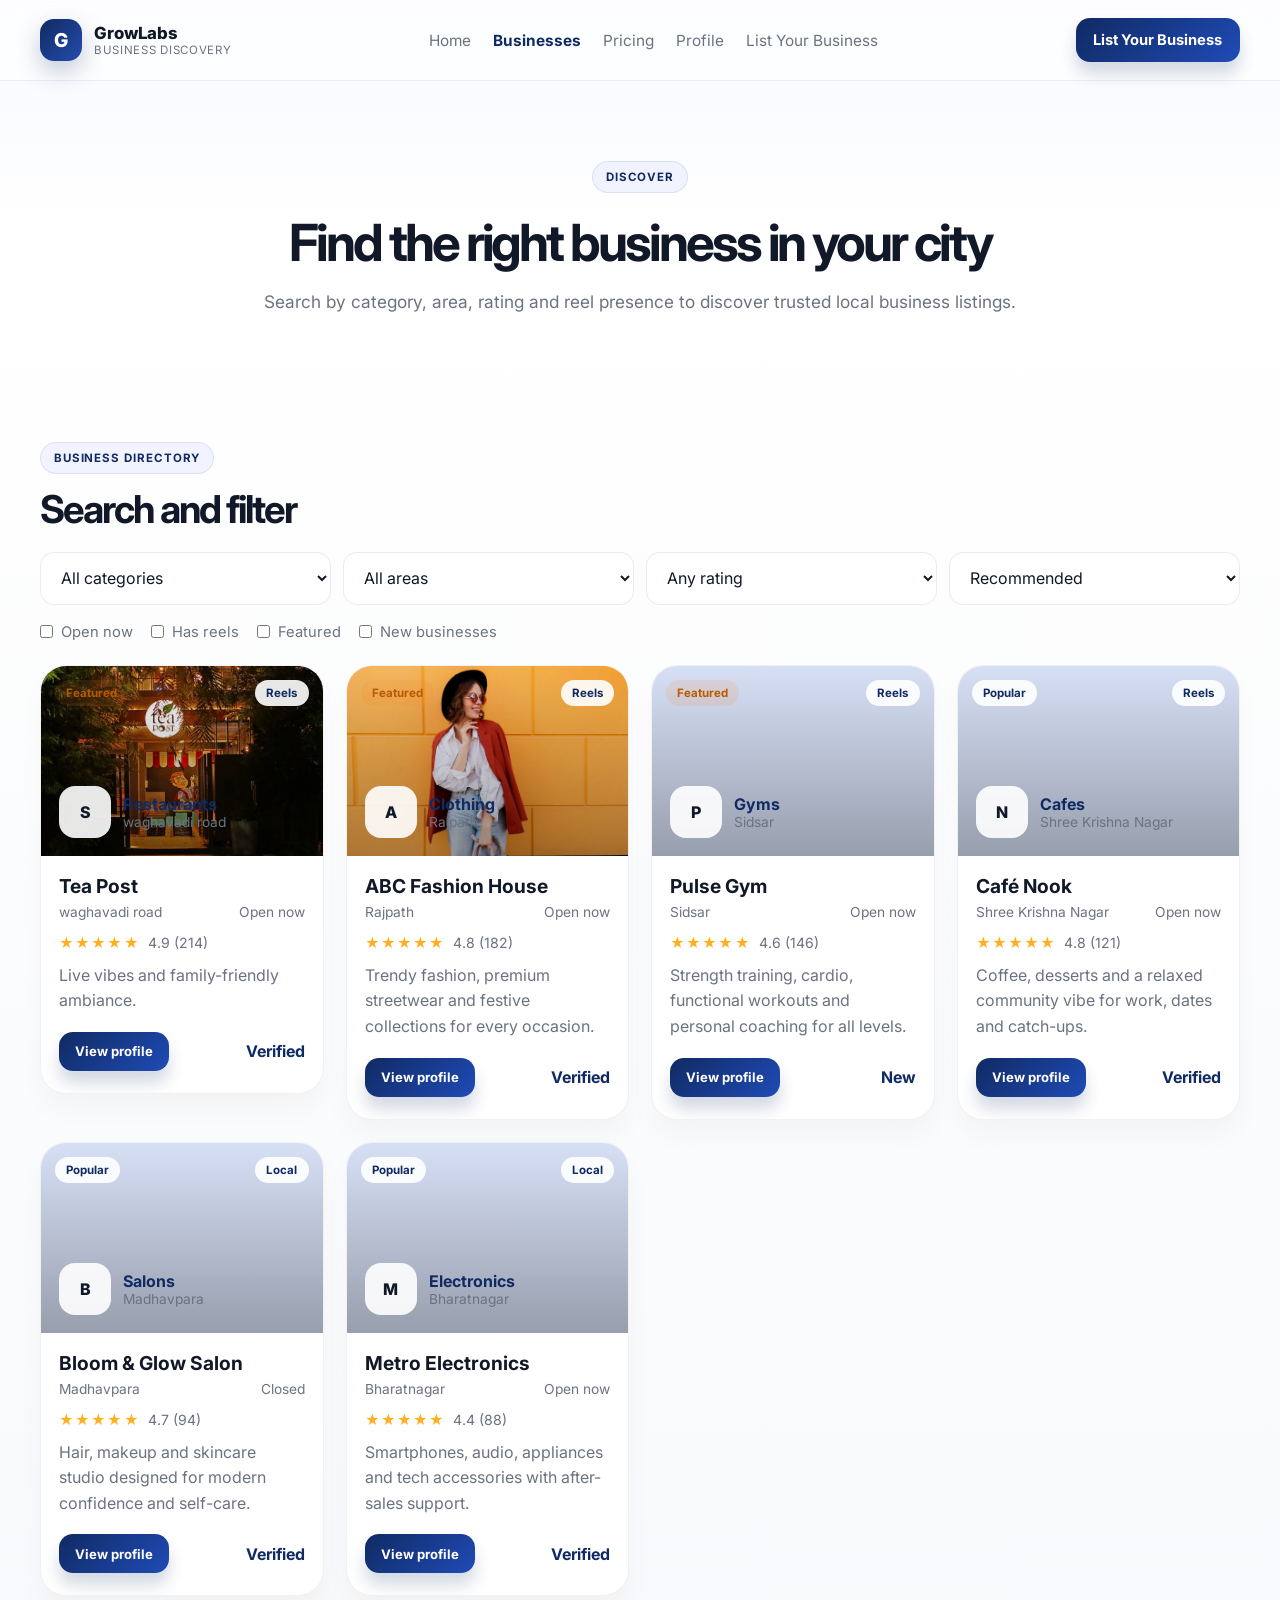
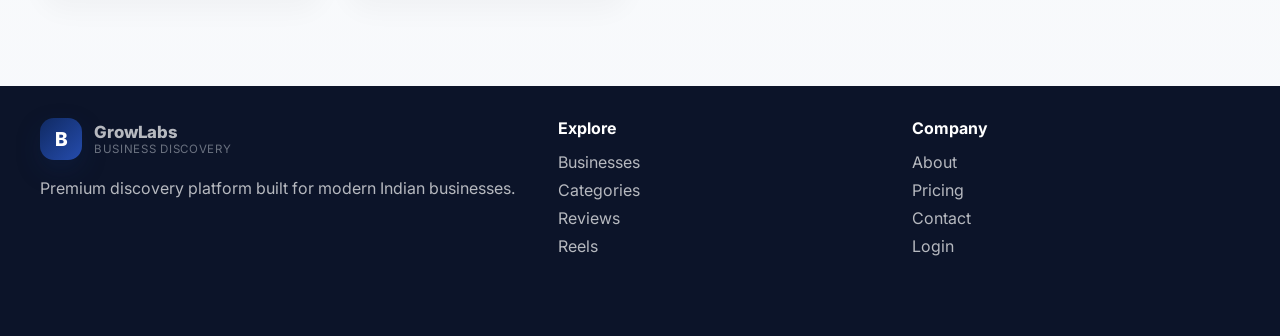
<file: GrowLabs2-main/businesses.html>
<!DOCTYPE html>
<html lang="en">
  <head>
    <meta charset="UTF-8" />
    <meta name="viewport" content="width=device-width, initial-scale=1.0" />
    <title>Businesses | GrowLabs</title>
    <meta name="description" content="Explore businesses across India with filters, categories and ratings." />
    <link rel="preconnect" href="https://fonts.googleapis.com" />
    <link rel="preconnect" href="https://fonts.gstatic.com" crossorigin />
    <link href="https://fonts.googleapis.com/css2?family=Inter:wght@400;500;600;700;800;900&display=swap" rel="stylesheet" />
    <link rel="stylesheet" href="styles.css" />
  </head>
  <body>
    <header class="site-header">
      <div class="container nav-shell">
        <div class="brand-wrap">
          <div class="brand-mark">G</div>
          <div class="brand-text">
            <span class="brand-name">GrowLabs</span>
            <span class="brand-tag">Business discovery</span>
          </div>
        </div>
        <nav class="desktop-nav" aria-label="Main navigation">
          <a href="index.html">Home</a>
          <a href="businesses.html" class="active">Businesses</a>
          <a href="pricing.html">Pricing</a>
          <a href="business-profile.html">Profile</a>
          <a href="list-your-business.html">List Your Business</a>
        </nav>
        <div class="nav-actions">
          <button class="primary-btn small">List Your Business</button>
        </div>
      </div>
    </header>

    <main>
      <section class="page-hero">
        <div class="container page-hero-inner">
          <span class="eyebrow">Discover</span>
          <h1>Find the right business in your city</h1>
          <p>Search by category, area, rating and reel presence to discover trusted local business listings.</p>
        </div>
      </section>

      <section class="section-spacing">
        <div class="container">
          <div class="section-head directory-head">
            <div>
              <span class="section-kicker">Business directory</span>
              <h2>Search and filter</h2>
            </div>
          </div>

          <div class="filters-panel">
            <select id="categoryFilter">
              <option value="all">All categories</option>
            </select>
            <select id="areaFilter">
              <option value="all">All areas</option>
            </select>
            <select id="ratingFilter">
              <option value="0">Any rating</option>
              <option value="4.5">4.5+</option>
              <option value="4.0">4.0+</option>
              <option value="3.5">3.5+</option>
            </select>
            <select id="sortFilter">
              <option value="recommended">Recommended</option>
              <option value="popular">Most popular</option>
              <option value="rating">Highest rated</option>
              <option value="newest">Newest</option>
              <option value="alphabetical">Alphabetical</option>
            </select>
          </div>

          <div class="filter-toggle-row">
            <label><input type="checkbox" id="openNowToggle" /> Open now</label>
            <label><input type="checkbox" id="reelsToggle" /> Has reels</label>
            <label><input type="checkbox" id="featuredToggle" /> Featured</label>
            <label><input type="checkbox" id="newToggle" /> New businesses</label>
          </div>

          <div class="business-grid directory-grid" id="directoryGrid"></div>
        </div>
      </section>
    </main>

    <footer class="site-footer">
      <div class="container footer-inner">
        <div>
          <div class="brand-wrap footer-brand">
            <div class="brand-mark">B</div>
            <div class="brand-text">
              <span class="brand-name">GrowLabs</span>
              <span class="brand-tag">Business discovery</span>
            </div>
          </div>
          <p>Premium discovery platform built for modern Indian businesses.</p>
        </div>
        <div>
          <h4>Explore</h4>
          <ul>
            <li>Businesses</li>
            <li>Categories</li>
            <li>Reviews</li>
            <li>Reels</li>
          </ul>
        </div>
        <div>
          <h4>Company</h4>
          <ul>
            <li>About</li>
            <li>Pricing</li>
            <li>Contact</li>
            <li>Login</li>
          </ul>
        </div>
      </div>
    </footer>

    <script src="script.js"></script>
  </body>
</html>
</file>
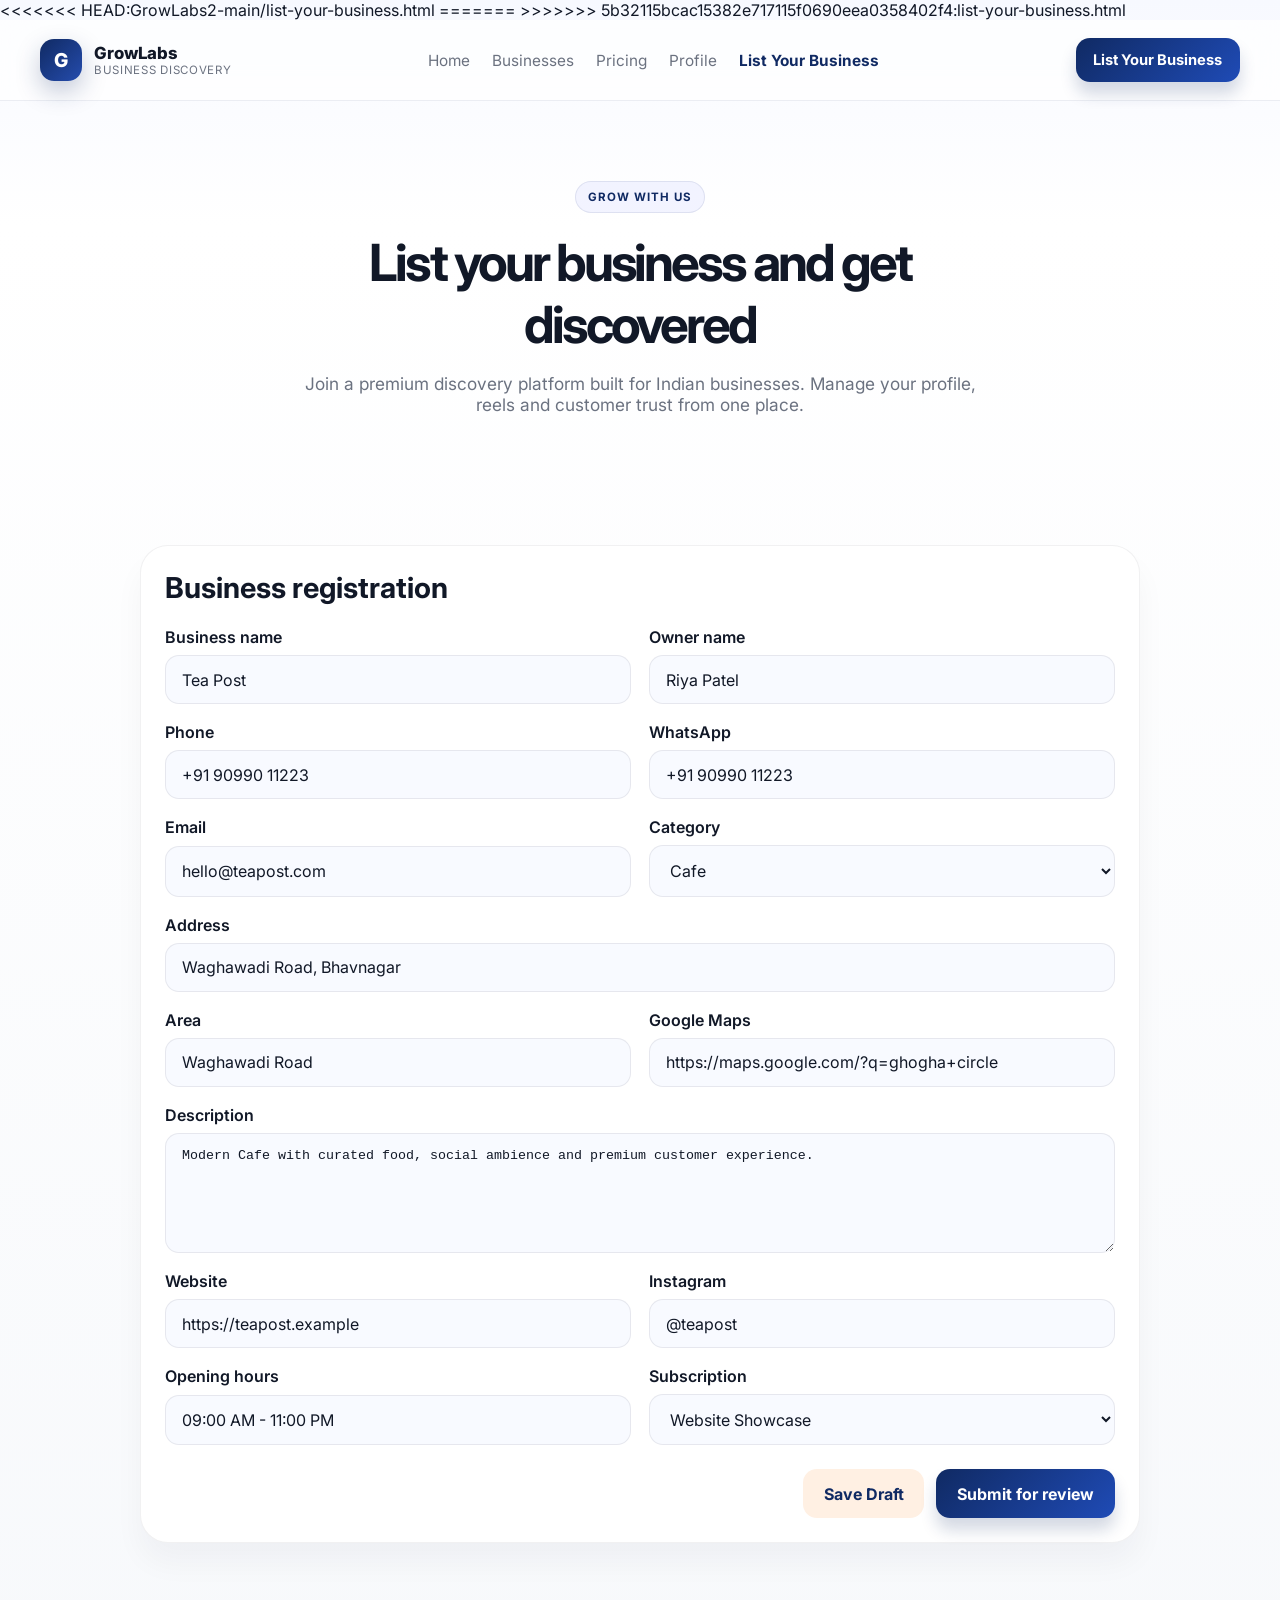
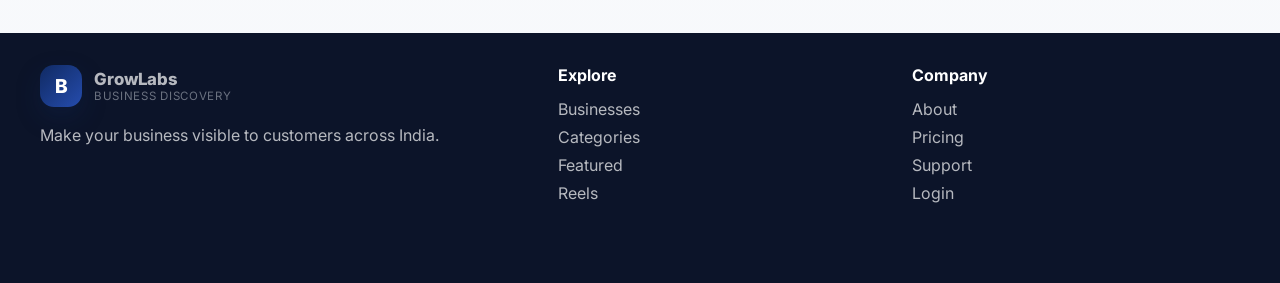
<file: GrowLabs2-main/list-your-business.html>
<!doctype html>
<html lang="en">
  <head>
    <meta charset="UTF-8" />
    <meta name="viewport" content="width=device-width, initial-scale=1.0" />
    <title>List Your Business | GrowLabs</title>
<<<<<<< HEAD:GrowLabs2-main/list-your-business.html
    <meta
      name="description"
      content="Submit your business for listing, visibility and discovery on GrowLabs."
    />
=======
    <meta name="description" content="Submit your business for listing, visibility and discovery on GrowLabs." />
>>>>>>> 5b32115bcac15382e717115f0690eea0358402f4:list-your-business.html
    <link rel="preconnect" href="https://fonts.googleapis.com" />
    <link rel="preconnect" href="https://fonts.gstatic.com" crossorigin />
    <link
      href="https://fonts.googleapis.com/css2?family=Inter:wght@400;500;600;700;800;900&display=swap"
      rel="stylesheet"
    />
    <link rel="stylesheet" href="styles.css" />
  </head>
  <body>
    <header class="site-header">
      <div class="container nav-shell">
        <div class="brand-wrap">
          <div class="brand-mark">G</div>
          <div class="brand-text">
            <span class="brand-name">GrowLabs</span>
            <span class="brand-tag">Business discovery</span>
          </div>
        </div>
        <nav class="desktop-nav" aria-label="Main navigation">
          <a href="index.html">Home</a>
          <a href="businesses.html">Businesses</a>
          <a href="pricing.html">Pricing</a>
          <a href="business-profile.html">Profile</a>
          <a href="list-your-business.html" class="active"
            >List Your Business</a
          >
        </nav>
        <div class="nav-actions">
          <button class="primary-btn small">List Your Business</button>
        </div>
      </div>
    </header>

    <main>
      <section class="page-hero">
        <div class="container page-hero-inner narrow">
          <span class="eyebrow">Grow with us</span>
          <h1>List your business and get discovered</h1>
          <p>
            Join a premium discovery platform built for Indian businesses.
            Manage your profile, reels and customer trust from one place.
          </p>
        </div>
      </section>

      <section class="section-spacing">
        <div class="container form-shell">
          <div class="form-card">
            <h3>Business registration</h3>
            <form>
              <div class="form-grid">
                <div class="field">
                  <label>Business name</label>
                  <input type="text" value="Tea Post" />
                </div>
                <div class="field">
                  <label>Owner name</label>
                  <input type="text" value="Riya Patel" />
                </div>
                <div class="field">
                  <label>Phone</label>
                  <input type="tel" value="+91 90990 11223" />
                </div>
                <div class="field">
                  <label>WhatsApp</label>
                  <input type="tel" value="+91 90990 11223" />
                </div>
                <div class="field">
                  <label>Email</label>
                  <input type="email" value="hello@teapost.com" />
                </div>
                <div class="field">
                  <label>Category</label>
                  <select>
                    <option>Cafe</option>
                    <option>Clothing</option>
                    <option>Beauty</option>
                    <option>Gyms</option>
                  </select>
                </div>
                <div class="field wide">
                  <label>Address</label>
                  <input type="text" value="Waghawadi Road, Bhavnagar" />
                </div>
                <div class="field">
                  <label>Area</label>
                  <input type="text" value="Waghawadi Road" />
                </div>
                <div class="field">
                  <label>Google Maps</label>
                  <input
                    type="text"
                    value="https://maps.google.com/?q=ghogha+circle"
                  />
                </div>
                <div class="field wide">
                  <label>Description</label>
                  <textarea rows="4">
Modern Cafe with curated food, social ambience and premium customer experience.</textarea
                  >
                </div>
                <div class="field">
                  <label>Website</label>
                  <input type="url" value="https://teapost.example" />
                </div>
                <div class="field">
                  <label>Instagram</label>
                  <input type="text" value="@teapost" />
                </div>
                <div class="field">
                  <label>Opening hours</label>
                  <input type="text" value="09:00 AM - 11:00 PM" />
                </div>
                <div class="field">
                  <label>Subscription</label>
                  <select>
                    <option>Website Showcase</option>
                    <option>Featured Listing</option>
                    <option>Basic Listing</option>
                  </select>
                </div>
              </div>

              <div class="form-actions">
                <button type="button" class="secondary-btn">Save Draft</button>
                <button type="submit" class="primary-btn">
                  Submit for review
                </button>
              </div>
            </form>
          </div>
        </div>
      </section>
    </main>

    <footer class="site-footer">
      <div class="container footer-inner">
        <div>
          <div class="brand-wrap footer-brand">
            <div class="brand-mark">B</div>
            <div class="brand-text">
              <span class="brand-name">GrowLabs</span>
              <span class="brand-tag">Business discovery</span>
            </div>
          </div>
          <p>Make your business visible to customers across India.</p>
        </div>
        <div>
          <h4>Explore</h4>
          <ul>
            <li>Businesses</li>
            <li>Categories</li>
            <li>Featured</li>
            <li>Reels</li>
          </ul>
        </div>
        <div>
          <h4>Company</h4>
          <ul>
            <li>About</li>
            <li>Pricing</li>
            <li>Support</li>
            <li>Login</li>
          </ul>
        </div>
      </div>
    </footer>

    <script src="script.js"></script>
  </body>
</html>
</file>
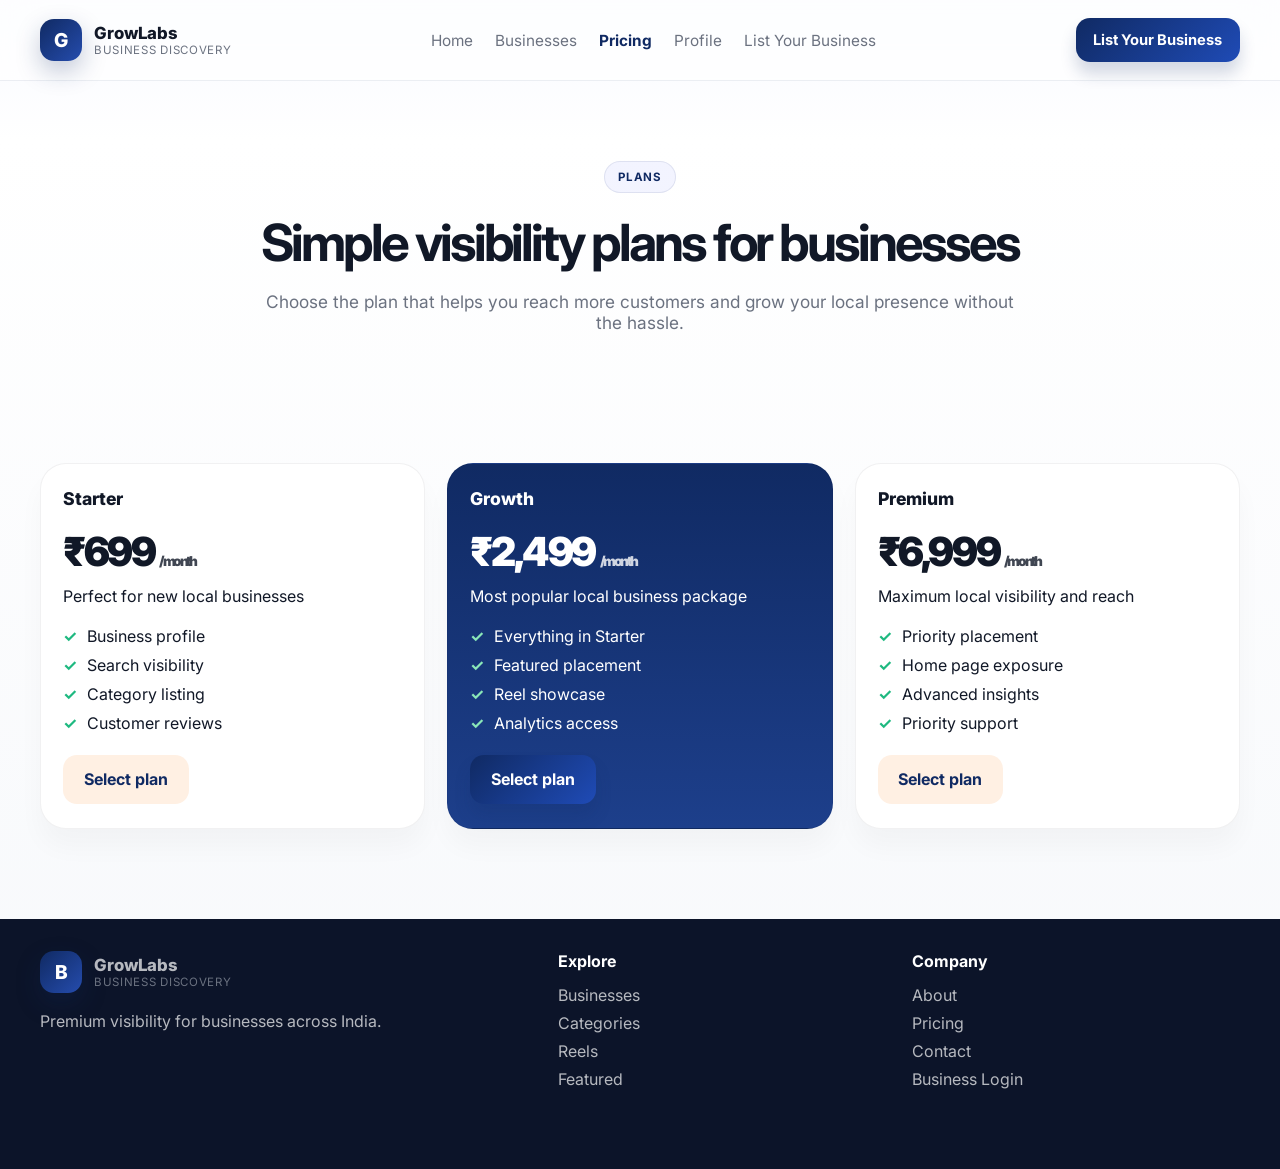
<file: GrowLabs2-main/pricing.html>
<!DOCTYPE html>
<html lang="en">
  <head>
    <meta charset="UTF-8" />
    <meta name="viewport" content="width=device-width, initial-scale=1.0" />
    <title>Pricing | GrowLabs</title>
    <meta name="description" content="View showcase plans and reel packages for businesses looking to grow online." />
    <link rel="preconnect" href="https://fonts.googleapis.com" />
    <link rel="preconnect" href="https://fonts.gstatic.com" crossorigin />
    <link href="https://fonts.googleapis.com/css2?family=Inter:wght@400;500;600;700;800;900&display=swap" rel="stylesheet" />
    <link rel="stylesheet" href="styles.css" />
  </head>
  <body>
    <header class="site-header">
      <div class="container nav-shell">
        <div class="brand-wrap">
          <div class="brand-mark">G</div>
          <div class="brand-text">
            <span class="brand-name">GrowLabs</span>
            <span class="brand-tag">Business discovery</span>
          </div>
        </div>
        <nav class="desktop-nav" aria-label="Main navigation">
          <a href="index.html">Home</a>
          <a href="businesses.html">Businesses</a>
          <a href="pricing.html" class="active">Pricing</a>
          <a href="business-profile.html">Profile</a>
          <a href="list-your-business.html">List Your Business</a>
        </nav>
        <div class="nav-actions">
          <button class="primary-btn small">List Your Business</button>
        </div>
      </div>
    </header>

    <main>
      <section class="page-hero">
        <div class="container page-hero-inner">
          <span class="eyebrow">Plans</span>
          <h1>Simple visibility plans for businesses</h1>
          <p>Choose the plan that helps you reach more customers and grow your local presence without the hassle.</p>
        </div>
      </section>

      <section class="section-spacing">
        <div class="container">
          <div class="pricing-grid" id="pricingGrid"></div>
        </div>
      </section>
    </main>

    <footer class="site-footer">
      <div class="container footer-inner">
        <div>
          <div class="brand-wrap footer-brand">
            <div class="brand-mark">B</div>
            <div class="brand-text">
              <span class="brand-name">GrowLabs</span>
              <span class="brand-tag">Business discovery</span>
            </div>
          </div>
          <p>Premium visibility for businesses across India.</p>
        </div>
        <div>
          <h4>Explore</h4>
          <ul>
            <li>Businesses</li>
            <li>Categories</li>
            <li>Reels</li>
            <li>Featured</li>
          </ul>
        </div>
        <div>
          <h4>Company</h4>
          <ul>
            <li>About</li>
            <li>Pricing</li>
            <li>Contact</li>
            <li>Business Login</li>
          </ul>
        </div>
      </div>
    </footer>

    <script src="script.js"></script>
  </body>
</html>
</file>
<file: GrowLabs2-main/styles.css>
:root {
  --bg: #f5f7fb;
  --surface: #ffffff;
  --surface-alt: #eef3ff;
  --primary: #102a63;
  --primary-strong: #0b1f49;
  --accent: #ff7a1a;
  --accent-soft: #fff0e3;
  --text: #111827;
  --muted: #6b7280;
  --line: rgba(17, 24, 39, 0.08);
  --success: #1eb980;
  --warning: #ffb020;
  --shadow: 0 18px 50px rgba(15, 23, 42, 0.08);
  --radius: 22px;
  --radius-sm: 14px;
  --container: 1200px;
}

* {
  box-sizing: border-box;
  margin: 0;
  padding: 0;
}

html {
  scroll-behavior: smooth;
}

body {
  font-family: "Inter", sans-serif;
  background: linear-gradient(180deg, #f7f9ff 0%, #ffffff 12%, #f6f8fb 100%);
  color: var(--text);
}

a {
  color: inherit;
  text-decoration: none;
}

button,
input,
select {
  font: inherit;
}

img {
  max-width: 100%;
  display: block;
}

.container {
  width: min(var(--container), calc(100% - 32px));
  margin: 0 auto;
}

.section-spacing {
  padding: 90px 0;
}

.site-header {
  position: sticky;
  top: 0;
  z-index: 30;
  backdrop-filter: blur(18px);
  background: rgba(255, 255, 255, 0.7);
  border-bottom: 1px solid rgba(16, 42, 99, 0.08);
}

.nav-shell {
  display: flex;
  align-items: center;
  justify-content: space-between;
  min-height: 80px;
  gap: 20px;
}

.brand-wrap {
  display: flex;
  align-items: center;
  gap: 12px;
}

.brand-mark {
  width: 42px;
  height: 42px;
  border-radius: 14px;
  display: grid;
  place-items: center;
  background: linear-gradient(135deg, var(--primary), #254cad);
  color: white;
  font-weight: 800;
  font-size: 1.2rem;
  box-shadow: 0 10px 24px rgba(16, 42, 99, 0.25);
}

.brand-text {
  display: flex;
  flex-direction: column;
}

.brand-name {
  font-weight: 800;
  font-size: 1.05rem;
}

.brand-tag {
  color: var(--muted);
  font-size: 0.72rem;
  letter-spacing: 0.06em;
  text-transform: uppercase;
}

.desktop-nav {
  display: flex;
  align-items: center;
  gap: 22px;
  font-size: 0.96rem;
  color: var(--muted);
}

.desktop-nav a {
  transition: color 0.25s ease;
}

.desktop-nav a:hover {
  color: var(--primary);
}

.nav-actions {
  display: flex;
  align-items: center;
  gap: 12px;
}

.primary-btn,
.secondary-btn,
.ghost-btn,
.tag-btn,
.floating-action {
  border: none;
  cursor: pointer;
  transition: transform 0.2s ease, box-shadow 0.25s ease, background 0.2s ease;
}

.primary-btn {
  background: linear-gradient(135deg, var(--primary), #1f4bb6);
  color: white;
  border-radius: 14px;
  padding: 0.9rem 1.3rem;
  font-weight: 700;
  box-shadow: 0 12px 16px rgba(16, 42, 99, 0.18);
}

.primary-btn.small {
  padding: 0.8rem 1.1rem;
  font-size: 0.92rem;
}

.secondary-btn {
  background: var(--accent-soft);
  color: var(--primary);
  border-radius: 14px;
  padding: 0.9rem 1.3rem;
  font-weight: 700;
}

.ghost-btn {
  width: 44px;
  height: 44px;
  border-radius: 12px;
  background: rgba(16, 42, 99, 0.06);
  color: var(--primary);
  font-size: 1.1rem;
}

.primary-btn:hover,
.secondary-btn:hover,
.ghost-btn:hover,
.tag-btn:hover,
.floating-action:hover {
  transform: translateY(-1px);
}

.hero {
  padding: 54px 0 32px;
  overflow: hidden;
}

.hero-inner {
  display: grid;
  grid-template-columns: 1.1fr 0.9fr;
  align-items: center;
  gap: 36px;
}

.eyebrow,
.section-kicker {
  display: inline-block;
  padding: 0.5rem 0.8rem;
  background: rgba(152, 165, 255, 0.12);
  border: 1px solid rgba(16, 42, 99, 0.09);
  border-radius: 999px;
  color: var(--primary);
  font-size: 0.72rem;
  font-weight: 700;
  letter-spacing: 0.08em;
  text-transform: uppercase;
}

.hero-copy h1 {
  margin-top: 20px;
  font-size: clamp(2.8rem, 4vw, 5rem);
  line-height: 0.98;
  letter-spacing: -0.06em;
  max-width: 620px;
}

.hero-copy p {
  color: var(--muted);
  font-size: 1.18rem;
  max-width: 560px;
  margin-top: 18px;
}

.search-box {
  margin-top: 30px;
  width: min(100%, 760px);
  display: flex;
  align-items: center;
  gap: 12px;
  background: rgba(255, 255, 255, 0.9);
  border: 1px solid rgba(17, 24, 39, 0.08);
  border-radius: 20px;
  padding: 0.7rem 0.7rem 0.7rem 1rem;
  box-shadow: var(--shadow);
  position: relative;
}

.search-box input {
  flex: 1;
  border: none;
  outline: none;
  background: transparent;
  font-size: 1rem;
  color: var(--text);
}

.search-box input::placeholder {
  color: rgba(17, 24, 39, 0.48);
}

.search-icon {
  font-size: 1.2rem;
}

.popular-searches {
  display: flex;
  flex-wrap: wrap;
  align-items: center;
  gap: 10px;
  margin-top: 18px;
  color: var(--muted);
  font-size: 0.9rem;
}

.tag-btn {
  padding: 0.55rem 0.8rem;
  border-radius: 999px;
  background: rgba(16, 42, 99, 0.05);
  color: var(--primary);
  font-weight: 600;
}

.search-suggestions {
  position: relative;
  z-index: 10;
  width: min(100%, 760px);
  margin-top: 14px;
  padding: 0 8px;
}

.suggestion-list {
  background: rgba(255, 255, 255, 0.96);
  border: 1px solid rgba(17, 24, 39, 0.06);
  border-radius: 18px;
  box-shadow: var(--shadow);
  overflow: hidden;
}

.suggestion-item {
  width: 100%;
  background: transparent;
  border: none;
  text-align: left;
  padding: 0.9rem 1rem;
  display: flex;
  justify-content: space-between;
  align-items: center;
  color: var(--text);
  cursor: pointer;
}

.suggestion-item + .suggestion-item {
  border-top: 1px solid rgba(17, 24, 39, 0.05);
}

.suggestion-item:hover {
  background: rgba(16, 42, 99, 0.03);
}

.hero-visual {
  display: flex;
  justify-content: center;
}

.visual-card {
  position: relative;
  width: min(100%, 520px);
  height: 500px;
  border-radius: 36px;
  background:
    linear-gradient(180deg, rgba(17, 24, 39, 0.14), rgba(17, 24, 39, 0.28)),
    url('01.jpg') center/cover no-repeat;
  box-shadow: 0 35px 80px rgba(16, 42, 99, 0.2);
  overflow: hidden;
}

.stack-one {
  position: relative;
}

.mini-card {
  position: absolute;
  background: rgba(255, 255, 255, 0.92);
  border: 1px solid rgba(17, 24, 39, 0.06);
  border-radius: 20px;
  box-shadow: 0 18px 30px rgba(17, 24, 39, 0.18);
  padding: 1rem 1.1rem;
}

.review-card {
  bottom: 38px;
  left: 30px;
  width: 230px;
}

.mini-head {
  display: flex;
  align-items: center;
  gap: 8px;
  margin-bottom: 0.8rem;
  color: var(--primary);
}

.online-status {
  width: 10px;
  height: 10px;
  border-radius: 50%;
  background: var(--success);
  box-shadow: 0 0 0 4px rgba(30, 185, 128, 0.12);
}

.mini-brand {
  font-weight: 800;
  font-size: 1.3rem;
  margin-bottom: 0.2rem;
}

.stars {
  color: #ffb020;
  letter-spacing: 0.18em;
  margin-bottom: 0.2rem;
}

.stats-card {
  right: 26px;
  top: 36px;
  width: 220px;
}

.stat-row {
  display: flex;
  justify-content: space-between;
  gap: 10px;
  padding: 0.7rem 0;
  border-bottom: 1px solid rgba(17, 24, 39, 0.05);
  color: var(--muted);
}

.stat-row:last-child {
  border-bottom: none;
}

.stat-row strong {
  color: var(--text);
}

.section-head {
  display: flex;
  justify-content: space-between;
  align-items: end;
  gap: 18px;
  margin-bottom: 30px;
}

.section-head h2 {
  margin-top: 12px;
  font-size: clamp(2rem, 3vw, 2.8rem);
  letter-spacing: -0.05em;
}

.text-link {
  color: var(--primary);
  font-weight: 700;
}

.category-grid,
.business-grid,
.area-grid,
.reel-grid,
.pricing-grid {
  display: grid;
  gap: 22px;
}

.category-grid {
  grid-template-columns: repeat(5, minmax(0, 1fr));
}

.category-card {
  background: linear-gradient(180deg, #ffffff, #f7f9ff);
  border: 1px solid rgba(17, 24, 39, 0.06);
  border-radius: 24px;
  overflow: hidden;
  min-height: 170px;
  padding: 18px;
  box-shadow: 0 16px 30px rgba(17, 24, 39, 0.03);
  cursor: pointer;
  text-align: left;
  transition: transform 0.2s ease, box-shadow 0.25s ease, border-color 0.2s ease;
}

.category-card:hover,
.business-card:hover,
.reel-card:hover {
  transform: translateY(-4px);
  box-shadow: 0 20px 36px rgba(16, 42, 99, 0.1);
  border-color: rgba(16, 42, 99, 0.12);
}

.category-thumb {
  width: 64px;
  height: 64px;
  display: grid;
  place-items: center;
  border-radius: 18px;
  background: rgba(255, 255, 255, 0.8);
  font-size: 1.6rem;
  font-weight: 800;
  letter-spacing: 0.04em;
  margin-bottom: 18px;
  color: var(--primary);
  box-shadow: inset 0 0 0 1px rgba(16, 42, 99, 0.05);
}

.category-card h3 {
  font-size: 1.15rem;
  margin-bottom: 8px;
}

.category-card p {
  color: var(--muted);
  font-size: 0.85rem;
}

.business-grid {
  grid-template-columns: repeat(4, minmax(0, 1fr));
}

.business-card {
  background: var(--surface);
  border-radius: 26px;
  overflow: hidden;
  border: 1px solid rgba(17, 24, 39, 0.06);
  box-shadow: 0 16px 26px rgba(17, 24, 39, 0.03);
  cursor: pointer;
  transition: transform 0.2s ease, box-shadow 0.25s ease;
}

.card-image {
  position: relative;
  height: 190px;
  background: #dfe9ff center/cover no-repeat;
}

.card-overlay {
  position: absolute;
  inset: 0;
  background: linear-gradient(180deg, rgba(0, 0, 0, 0.04), rgba(0, 0, 0, 0.32));
}

.badge-row {
  position: absolute;
  top: 14px;
  left: 14px;
  right: 14px;
  display: flex;
  justify-content: space-between;
  align-items: center;
  z-index: 1;
}

.badge {
  display: inline-flex;
  align-items: center;
  gap: 6px;
  padding: 0.38rem 0.7rem;
  border-radius: 999px;
  background: rgba(255, 255, 255, 0.9);
  color: var(--primary);
  font-size: 0.72rem;
  font-weight: 700;
}

.badge.featured {
  background: rgba(255, 122, 26, 0.12);
  color: #b85a00;
}

.card-identity {
  position: absolute;
  left: 18px;
  bottom: 18px;
  display: flex;
  align-items: center;
  gap: 12px;
  z-index: 1;
}

.logo-badge {
  width: 52px;
  height: 52px;
  border-radius: 16px;
  display: grid;
  place-items: center;
  background: rgba(255, 255, 255, 0.9);
  font-weight: 800;
}

.business-meta {
  padding: 18px 18px 22px;
}

.business-meta h3 {
  font-size: 1.2rem;
  margin-bottom: 6px;
}

.meta-row {
  display: flex;
  justify-content: space-between;
  align-items: center;
  gap: 10px;
  color: var(--muted);
  font-size: 0.86rem;
}

.business-category {
  color: var(--primary);
  font-weight: 700;
}

.rating-line {
  display: flex;
  align-items: center;
  gap: 8px;
  margin-top: 14px;
  color: var(--muted);
  font-size: 0.88rem;
}

.star-fill {
  color: #ffb020;
  letter-spacing: 0.08em;
}

.business-description {
  margin-top: 12px;
  color: var(--muted);
  line-height: 1.6;
}

.card-actions {
  display: flex;
  justify-content: space-between;
  align-items: center;
  margin-top: 18px;
}

.card-actions .primary-btn {
  padding: 0.72rem 1rem;
  font-size: 0.82rem;
}

.area-grid {
  grid-template-columns: repeat(4, minmax(0, 1fr));
}

.area-card {
  background: linear-gradient(180deg, #ffffff, #eef3ff);
  border: 1px solid rgba(17, 24, 39, 0.06);
  border-radius: 24px;
  padding: 1.2rem 1.1rem;
  min-height: 120px;
  display: flex;
  flex-direction: column;
  justify-content: space-between;
}

.area-card strong {
  font-size: 1.2rem;
}

.area-card span {
  color: var(--muted);
  font-size: 0.9rem;
}

.reel-grid {
  grid-template-columns: repeat(3, minmax(0, 1fr));
}

.reel-card {
  background: var(--surface);
  border: 1px solid rgba(17, 24, 39, 0.06);
  border-radius: 26px;
  overflow: hidden;
  box-shadow: 0 16px 22px rgba(17, 24, 39, 0.03);
}

.reel-thumb {
  position: relative;
  height: 1000px;
  background: #0d1836;
  overflow: hidden;
}

.reel-video {
  position: absolute;
  inset: 0;
  width: 100%;
  height: 100%;
  object-fit: cover;
  display: block;
  background: #0d1836;
}

.video-overlay {
  position: absolute;
  inset: 0;
  background: linear-gradient(180deg, rgba(0, 0, 0, 0.08), rgba(0, 0, 0, 0.32));
}

.play-pill {
  position: absolute;
  left: 16px;
  bottom: 16px;
  width: 46px;
  height: 46px;
  border-radius: 50%;
  display: grid;
  place-items: center;
  background: rgba(255, 255, 255, 0.88);
  color: var(--primary);
  font-size: 1.3rem;
  z-index: 1;
}

.reel-content {
  padding: 18px;
}

.reel-header {
  display: flex;
  justify-content: space-between;
  gap: 12px;
  margin-bottom: 12px;
}

.reel-logo {
  width: 42px;
  height: 42px;
  display: grid;
  place-items: center;
  border-radius: 12px;
  background: rgba(16, 42, 99, 0.08);
  font-weight: 800;
  color: var(--primary);
}

.reel-title {
  font-size: 1.1rem;
  font-weight: 700;
}

.reel-meta {
  color: var(--muted);
  font-size: 0.82rem;
}

.reel-caption {
  color: var(--muted);
  line-height: 1.6;
  font-size: 0.92rem;
  margin: 12px 0;
}

.reel-footer {
  display: flex;
  justify-content: space-between;
  align-items: center;
  color: var(--muted);
  font-size: 0.82rem;
}

.directory-head {
  margin-bottom: 20px;
}

.filters-panel {
  display: grid;
  grid-template-columns: repeat(4, minmax(0, 1fr));
  gap: 12px;
  margin-bottom: 18px;
}

.filters-panel select {
  width: 100%;
  border: 1px solid rgba(17, 24, 39, 0.08);
  background: rgba(255, 255, 255, 0.8);
  padding: 0.9rem 1rem;
  border-radius: 14px;
  color: var(--text);
}

.filter-toggle-row {
  display: flex;
  flex-wrap: wrap;
  align-items: center;
  gap: 18px;
  margin-bottom: 24px;
  color: var(--muted);
  font-size: 0.92rem;
}

.filter-toggle-row label {
  display: inline-flex;
  align-items: center;
  gap: 8px;
}

.directory-grid {
  align-items: start;
}

.empty-state {
  grid-column: 1 / -1;
  background: rgba(255, 255, 255, 0.9);
  border: 1px solid rgba(17, 24, 39, 0.06);
  border-radius: 24px;
  padding: 36px 20px;
  text-align: center;
  color: var(--muted);
  box-shadow: 0 16px 28px rgba(17, 24, 39, 0.03);
}

.empty-state h3 {
  color: var(--text);
  margin-bottom: 10px;
}

.pricing-grid {
  grid-template-columns: repeat(3, minmax(0, 1fr));
}

.pricing-card {
  background: var(--surface);
  border: 1px solid rgba(17, 24, 39, 0.06);
  border-radius: 26px;
  padding: 24px 22px;
  box-shadow: 0 18px 26px rgba(17, 24, 39, 0.03);
}

.pricing-card.featured-plan {
  background: linear-gradient(180deg, #102a63, #1d3f8b);
  color: white;
}

.plan-name {
  font-weight: 800;
  font-size: 1.1rem;
}

.plan-price {
  font-size: 2.5rem;
  letter-spacing: -0.06em;
  margin: 18px 0 10px;
  font-weight: 900;
}

.plan-price span {
  font-size: 0.85rem;
  color: inherit;
  opacity: 0.8;
}

.plan-list {
  list-style: none;
  margin: 20px 0 22px;
  display: grid;
  gap: 9px;
  color: inherit;
}

.plan-list li::before {
  content: "✓";
  margin-right: 10px;
  color: var(--success);
  font-weight: 700;
}

.pricing-card.featured-plan .plan-list li::before {
  color: #8ae7b8;
}

.cta-section {
  padding-top: 0;
}

.cta-shell {
  display: flex;
  justify-content: space-between;
  align-items: center;
  gap: 22px;
  background: linear-gradient(135deg, var(--primary), #2347ae);
  color: white;
  border-radius: 28px;
  padding: 30px 28px;
  box-shadow: 0 24px 52px rgba(16, 42, 99, 0.22);
}

.cta-shell .section-kicker {
  background: rgba(255, 255, 255, 0.12);
  color: white;
  border-color: rgba(255, 255, 255, 0.15);
}

.cta-shell h2 {
  margin-top: 14px;
  font-size: clamp(2rem, 3vw, 3rem);
  letter-spacing: -0.05em;
}

.cta-actions {
  display: flex;
  gap: 12px;
  flex-wrap: wrap;
}

.site-footer {
  padding: 32px 0 80px;
  background: #0c1429;
  color: rgba(255, 255, 255, 0.7);
}

.footer-inner {
  display: grid;
  grid-template-columns: 1.5fr 1fr 1fr;
  gap: 26px;
}

.footer-brand {
  margin-bottom: 18px;
}

.site-footer h4 {
  margin-bottom: 14px;
  color: white;
}

.site-footer ul {
  list-style: none;
  display: grid;
  gap: 8px;
}

.modal {
  position: fixed;
  inset: 0;
  display: grid;
  place-items: center;
  z-index: 50;
}

.modal.hidden {
  display: none;
}

.modal-backdrop {
  position: absolute;
  inset: 0;
  background: rgba(15, 23, 42, 0.52);
}

.modal-card {
  position: relative;
  z-index: 1;
  width: min(900px, calc(100% - 24px));
  max-height: 90vh;
  overflow: auto;
  background: white;
  border-radius: 28px;
  box-shadow: 0 36px 64px rgba(15, 23, 42, 0.3);
  padding: 20px;
}

.modal-close {
  position: sticky;
  top: 0;
  left: 100%;
  margin-left: auto;
  width: 38px;
  height: 38px;
  border-radius: 50%;
  border: none;
  background: rgba(17, 24, 39, 0.06);
  font-size: 1.5rem;
  cursor: pointer;
}

.modal-layout {
  display: grid;
  grid-template-columns: 1.1fr 0.9fr;
  gap: 22px;
}

.modal-cover {
  height: 220px;
  border-radius: 22px;
  background: #dfe9ff center/cover no-repeat;
}

.modal-header {
  display: flex;
  align-items: center;
  justify-content: space-between;
  gap: 18px;
  margin-top: 18px;
}

.modal-header h3 {
  font-size: clamp(1.8rem, 2vw, 2.4rem);
  letter-spacing: -0.04em;
}

.modal-body {
  display: grid;
  gap: 18px;
  margin-top: 18px;
}

.info-list {
  list-style: none;
  display: grid;
  gap: 10px;
  color: var(--muted);
}

.info-list strong {
  color: var(--text);
}

.inline-actions {
  display: flex;
  gap: 10px;
  flex-wrap: wrap;
  margin-top: 18px;
}

.mini-stat-box {
  background: #f7f9ff;
  border: 1px solid rgba(17, 24, 39, 0.06);
  border-radius: 16px;
  padding: 16px;
}

.mini-stat-box strong {
  display: block;
  font-size: 1.4rem;
  margin-bottom: 4px;
}

.desktop-nav a.active {
  color: var(--primary);
  font-weight: 700;
}

.page-hero {
  padding: 80px 0 40px;
}

.page-hero-inner {
  text-align: center;
  max-width: 760px;
  margin: 0 auto;
}

.page-hero-inner h1 {
  font-size: clamp(2.4rem, 4vw, 4.2rem);
  letter-spacing: -0.06em;
  margin-top: 18px;
}

.page-hero-inner p {
  margin-top: 18px;
  color: var(--muted);
  font-size: 1.08rem;
}

.narrow {
  max-width: 680px;
}

.business-profile-hero {
  padding-top: 32px;
}

.profile-hero-shell {
  background: white;
  border: 1px solid rgba(17, 24, 39, 0.06);
  border-radius: 30px;
  overflow: hidden;
  box-shadow: 0 18px 32px rgba(15, 23, 42, 0.04);
}

.profile-cover {
  height: 250px;
  background-size: cover;
  background-position: center;
}

.profile-summary {
  padding: 24px 24px 30px;
}

.profile-badge-row {
  display: flex;
  align-items: center;
  gap: 18px;
  margin-bottom: 18px;
}

.logo-badge.large {
  width: 72px;
  height: 72px;
  font-size: 1.5rem;
  border-radius: 22px;
}

.profile-summary h1 {
  margin-top: 10px;
  font-size: clamp(2rem, 3vw, 3rem);
  letter-spacing: -0.05em;
}

.profile-summary p {
  color: var(--muted);
  line-height: 1.7;
  margin-top: 16px;
  max-width: 680px;
}

.profile-grid {
  display: grid;
  grid-template-columns: 1.5fr 0.9fr;
  gap: 24px;
}

.profile-main,
.profile-sidebar {
  display: grid;
  gap: 22px;
}

.profile-card {
  background: white;
  border: 1px solid rgba(17, 24, 39, 0.06);
  border-radius: 26px;
  padding: 22px;
  box-shadow: 0 16px 26px rgba(17, 24, 39, 0.03);
}

.profile-card h3 {
  margin-bottom: 14px;
  font-size: 1.4rem;
}

.single-column {
  grid-template-columns: 1fr;
}

.review-stack {
  display: grid;
  gap: 18px;
}

.review-item {
  border: 1px solid rgba(17, 24, 39, 0.06);
  border-radius: 18px;
  background: #fafbff;
  padding: 18px;
}

.review-user {
  display: flex;
  align-items: center;
  gap: 12px;
  margin-bottom: 10px;
}

.review-user span {
  display: block;
  color: var(--muted);
  font-size: 0.8rem;
}

.avatar {
  width: 42px;
  height: 42px;
  border-radius: 50%;
  display: grid;
  place-items: center;
  background: linear-gradient(135deg, #e6ebff, #fff0e6);
  color: var(--primary);
  font-weight: 800;
}

.info-list.compact {
  gap: 8px;
}

.form-shell {
  max-width: 1000px;
}

.form-card {
  background: white;
  border: 1px solid rgba(17, 24, 39, 0.06);
  border-radius: 28px;
  padding: 24px;
  box-shadow: 0 20px 30px rgba(17, 24, 39, 0.04);
}

.form-card h3 {
  margin-bottom: 22px;
  font-size: 1.8rem;
}

.form-grid {
  display: grid;
  grid-template-columns: repeat(2, minmax(0, 1fr));
  gap: 18px;
}

.field {
  display: grid;
  gap: 8px;
}

.field.wide {
  grid-column: 1 / -1;
}

.field label {
  font-weight: 600;
  color: var(--text);
}

.field input,
.field textarea,
.field select {
  width: 100%;
  border: 1px solid rgba(17, 24, 39, 0.08);
  border-radius: 14px;
  padding: 0.85rem 1rem;
  background: rgba(247, 249, 255, 0.8);
  color: var(--text);
}

.field textarea {
  resize: vertical;
  min-height: 120px;
}

.form-actions {
  display: flex;
  justify-content: flex-end;
  gap: 12px;
  margin-top: 24px;
}

@media (max-width: 1024px) {
  .category-grid {
    grid-template-columns: repeat(3, minmax(0, 1fr));
  }

  .business-grid {
    grid-template-columns: repeat(2, minmax(0, 1fr));
  }

  .reel-grid {
    grid-template-columns: repeat(2, minmax(0, 1fr));
  }

  .pricing-grid {
    grid-template-columns: 1fr;
  }

  .hero-inner,
  .modal-layout {
    grid-template-columns: 1fr;
  }
}

@media (max-width: 760px) {
  .desktop-nav {
    display: none;
  }

  .nav-shell {
    min-height: 72px;
  }

  .search-box {
    flex-wrap: wrap;
    padding: 0.8rem 0.8rem;
  }

  .search-box > button {
    width: 100%;
  }

  .section-spacing {
    padding: 72px 0;
  }

  .category-grid,
  .area-grid,
  .business-grid,
  .reel-grid,
  .filters-panel,
  .footer-inner,
  .profile-grid,
  .form-grid {
    grid-template-columns: 1fr;
  }

  .section-head,
  .cta-shell {
    display: grid;
    gap: 18px;
    align-items: start;
  }

  .brand-tag {
    display: none;
  }

  .cta-shell {
    padding: 22px 18px;
  }

  .nav-actions .ghost-btn {
    display: none;
  }
}
</file>
